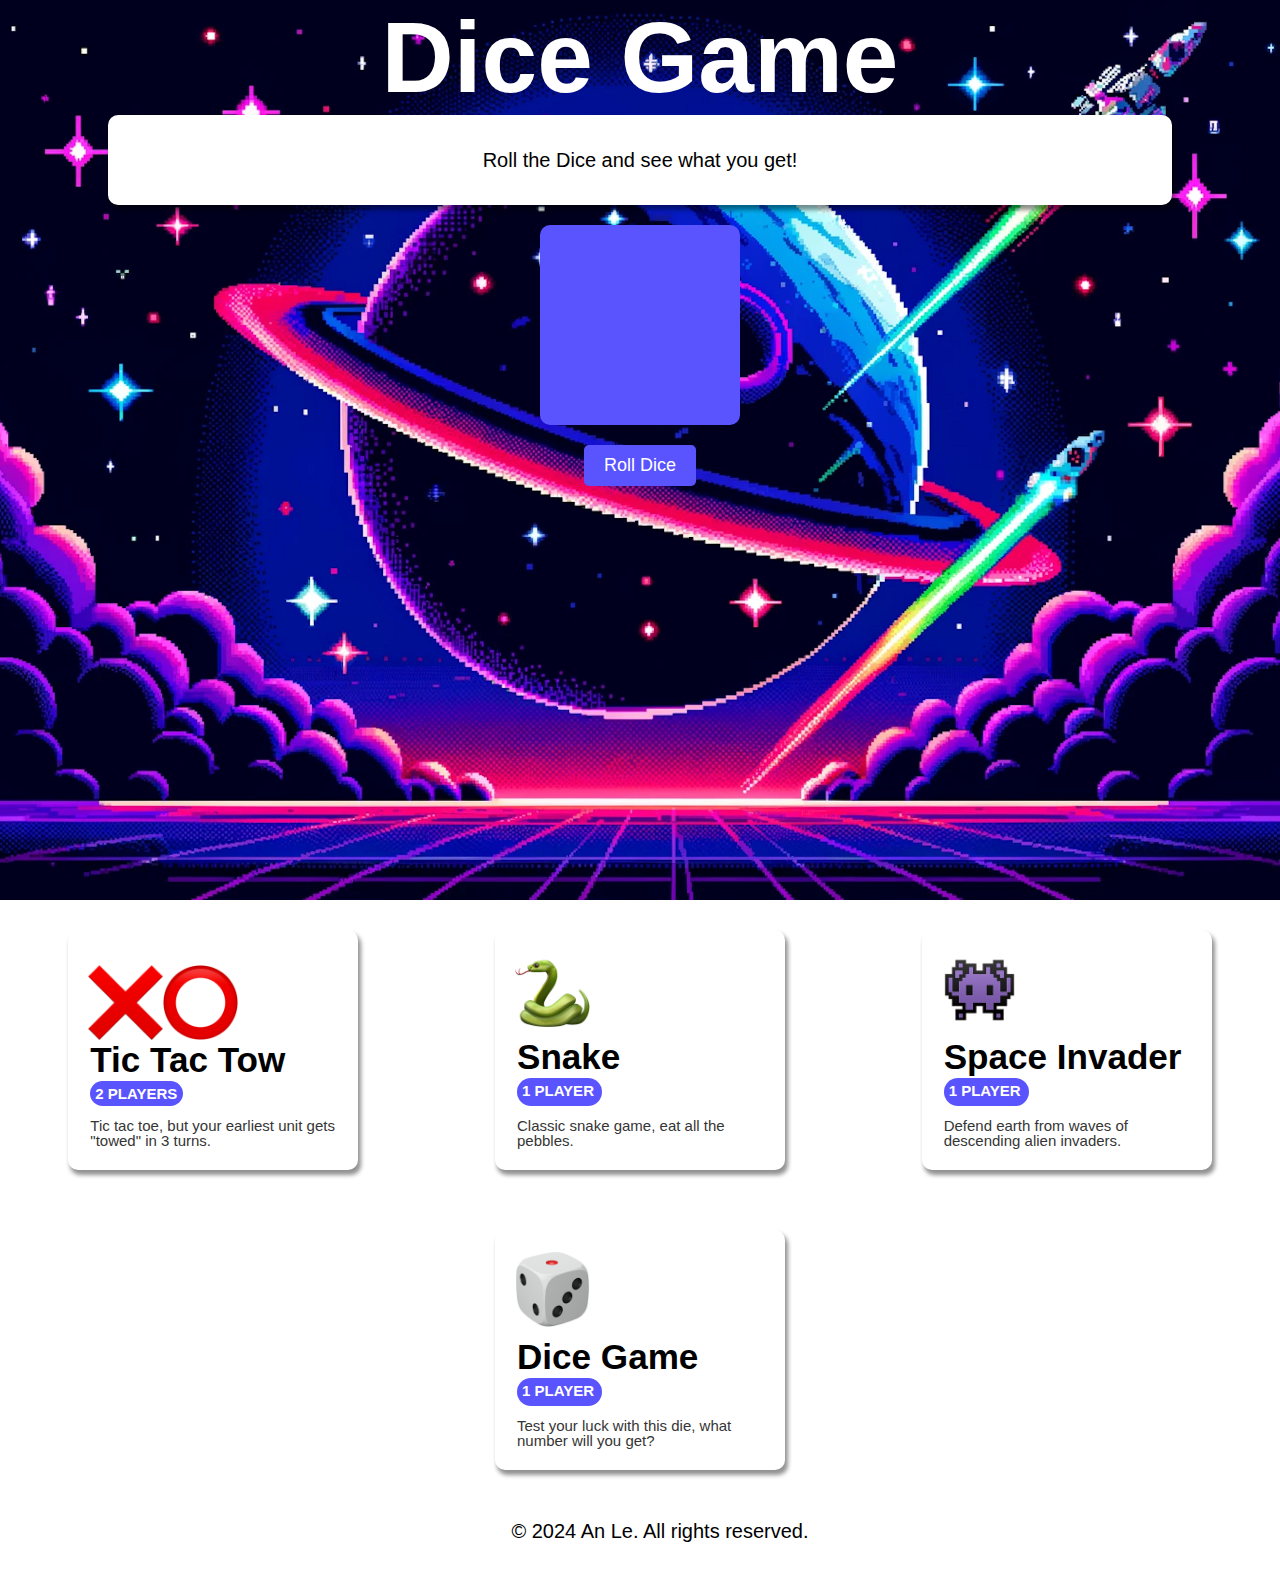
<file: brick.html>
<!DOCTYPE html>
<html lang="en">
<head>
  <meta charset="UTF-8">
  <meta name="viewport" content="width=device-width, initial-scale=1.0">
  <link href="brick.css" rel="stylesheet">
  <script src="brick.js" ></script>
  
</head>
<body>

  <header>
    <div class="gameTitle">
      <h1 class="gameTitle" justify-content="center">Dice Game</h1>
    </div>
    <div class="instructions">
      <p>Roll the Dice and see what you get!
      </p>
    </div>
   
    <div class="dice" id="dice"></div>
    <button onclick="rollDice()">Roll Dice</button>
    <div class="result" id="result"></div>
  </header>
  
  <a href="tictac.html">
    <div class="gallery">
      <div class="galleryItem">
        <div class="horizontalContainer">
          <!--
          Image source: Apple Emojis
          [CC0 1.0 Universal (CC0 1.0) Public Domain Dedication]
          (https://creativecommons.org/publicdomain/zero/1.0/)
      -->
        <img src="img/x.png">
        <!--
          Image source: Apple Emojis
          [CC0 1.0 Universal (CC0 1.0) Public Domain Dedication]
          (https://creativecommons.org/publicdomain/zero/1.0/)
      -->
        <img src="img/o.png">
        </div>
        <h3>Tic Tac Tow</h3>
        <p style="width:88px; padding-bottom: 0;" class="playerBox">2 PLAYERS</p>
        <p class="description">Tic tac toe, but your earliest unit gets "towed" in 3 turns.</p>
      </div>
  </a>

  <a href="snake.html">
    <div class="galleryItem">
      <!--
          Image source: Apple Emojis
          [CC0 1.0 Universal (CC0 1.0) Public Domain Dedication]
          (https://creativecommons.org/publicdomain/zero/1.0/)
      -->
      <img src="img/snake.png">
      <h3>Snake</h3>
      <p class="playerBox">1 PLAYER</p>
      <p class="description">Classic snake game, eat all the pebbles.</p>
    </div>
  </a>

  <a href="doodles.html">
    <div class="galleryItem">
        <!--
          Image source: Apple Emojis
          [CC0 1.0 Universal (CC0 1.0) Public Domain Dedication]
          (https://creativecommons.org/publicdomain/zero/1.0/)
      -->
      <img src="img/space_invader.png">
      <h3>Space Invader</h3>
      <p class="playerBox">1 PLAYER</p>
      <p class="description">Defend earth from waves of descending alien invaders.</p>
    </div>
  </a>
  
  <a href="brick.html">

    <div class="galleryItem">
      <!--
          Image source: Apple Emojis
          [CC0 1.0 Universal (CC0 1.0) Public Domain Dedication]
          (https://creativecommons.org/publicdomain/zero/1.0/)
      -->
      <img src="img/dice.png">
      <h3>Dice Game</h3>
      <p class="playerBox">1 PLAYER</p>
      <p class="description">Test your luck with this die, what number will you get?</p>
    </div>
  </a>

  </div>




</body>

<footer>
  <p>&copy; 2024 An Le. All rights reserved.</p>
</footer>
</html>
</file>
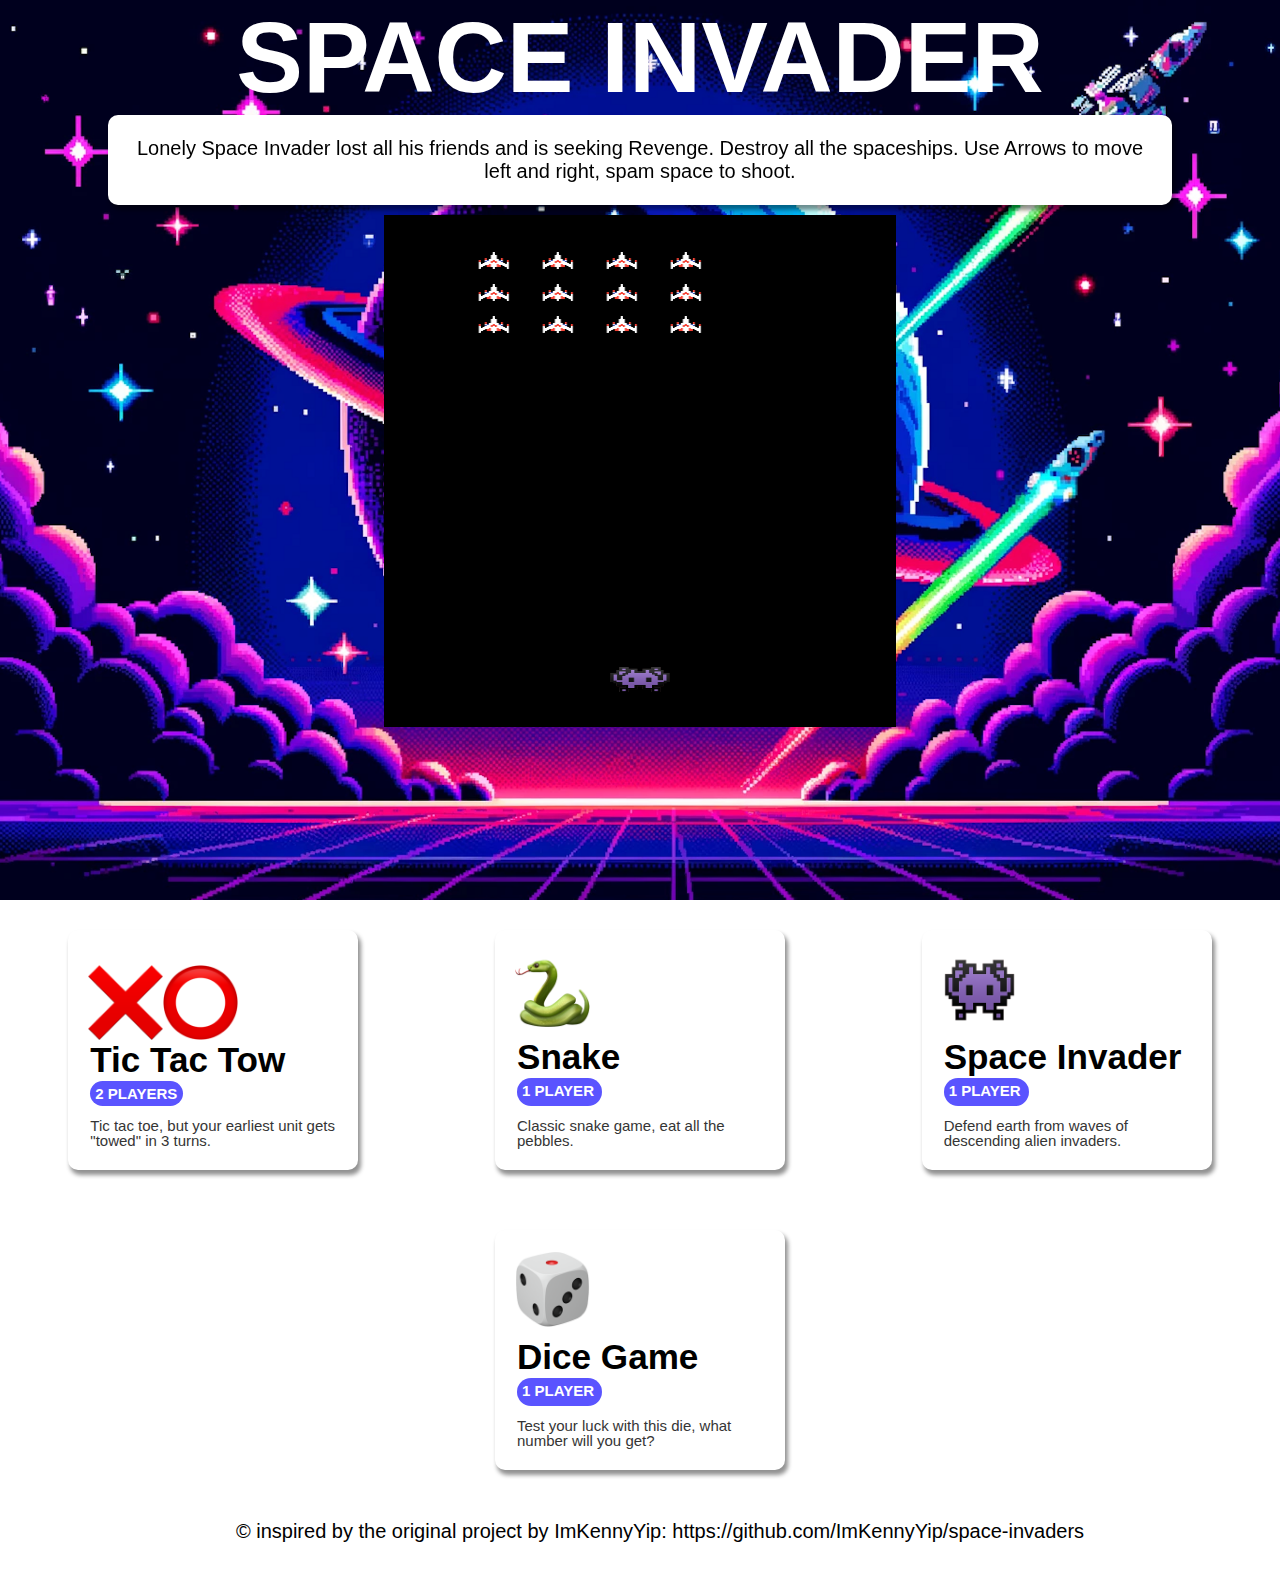
<file: doodles.html>
<!DOCTYPE html>
<html lang="en">
<head>
  <meta charset="UTF-8">
  <meta name="viewport" content="width=device-width, initial-scale=1.0">
  <link href="doodles.css" rel="stylesheet">
  <script src="doodles.js" ></script>
  
</head>

<body>

  <header>
    <div class="gameTitle">
      <h1 class="gameTitle" justify-content="center">SPACE INVADER</h1>
    </div>
    <div class="instructions">
      <p>
        Lonely Space Invader lost all his friends and is seeking Revenge. Destroy all the spaceships. Use Arrows to move left and right, spam space to shoot.
      </p>
    </div>

    <canvas style="margin-top: 10px;" id="board"></canvas>
  </header>
  
  <a href="tictac.html">
    <div class="gallery">
      <div class="galleryItem">
        <div class="horizontalContainer">
          <!--
          Image source: Apple Emojis
          [CC0 1.0 Universal (CC0 1.0) Public Domain Dedication]
          (https://creativecommons.org/publicdomain/zero/1.0/)
      -->
        <img src="img/x.png">
        <!--
          Image source: Apple Emojis
          [CC0 1.0 Universal (CC0 1.0) Public Domain Dedication]
          (https://creativecommons.org/publicdomain/zero/1.0/)
      -->
        <img src="img/o.png">
        </div>
        <h3>Tic Tac Tow</h3>
        <p style="width:88px; padding-bottom: 0;" class="playerBox">2 PLAYERS</p>
        <p class="description">Tic tac toe, but your earliest unit gets "towed" in 3 turns.</p>
      </div>
  </a>

  <a href="snake.html">
    <div class="galleryItem">
      <!--
          Image source: Apple Emojis
          [CC0 1.0 Universal (CC0 1.0) Public Domain Dedication]
          (https://creativecommons.org/publicdomain/zero/1.0/)
      -->
      <img src="img/snake.png">
      <h3>Snake</h3>
      <p class="playerBox">1 PLAYER</p>
      <p class="description">Classic snake game, eat all the pebbles.</p>
    </div>
  </a>

  <a href="doodles.html">
    <div class="galleryItem">
        <!--
          Image source: Apple Emojis
          [CC0 1.0 Universal (CC0 1.0) Public Domain Dedication]
          (https://creativecommons.org/publicdomain/zero/1.0/)
      -->
      <img src="img/space_invader.png">
      <h3>Space Invader</h3>
      <p class="playerBox">1 PLAYER</p>
      <p class="description">Defend earth from waves of descending alien invaders.</p>
    </div>
  </a>
  
  <a href="brick.html">

    <div class="galleryItem">
      <!--
          Image source: Apple Emojis
          [CC0 1.0 Universal (CC0 1.0) Public Domain Dedication]
          (https://creativecommons.org/publicdomain/zero/1.0/)
      -->
      <img src="img/dice.png">
      <h3>Dice Game</h3>
      <p class="playerBox">1 PLAYER</p>
      <p class="description">Test your luck with this die, what number will you get?</p>
    </div>
  </a>

  </div>




</body>

<footer>
  <p>&copy; inspired by the original project by ImKennyYip: <a>https://github.com/ImKennyYip/space-invaders</a> </p>
</footer>
</html>
</file>
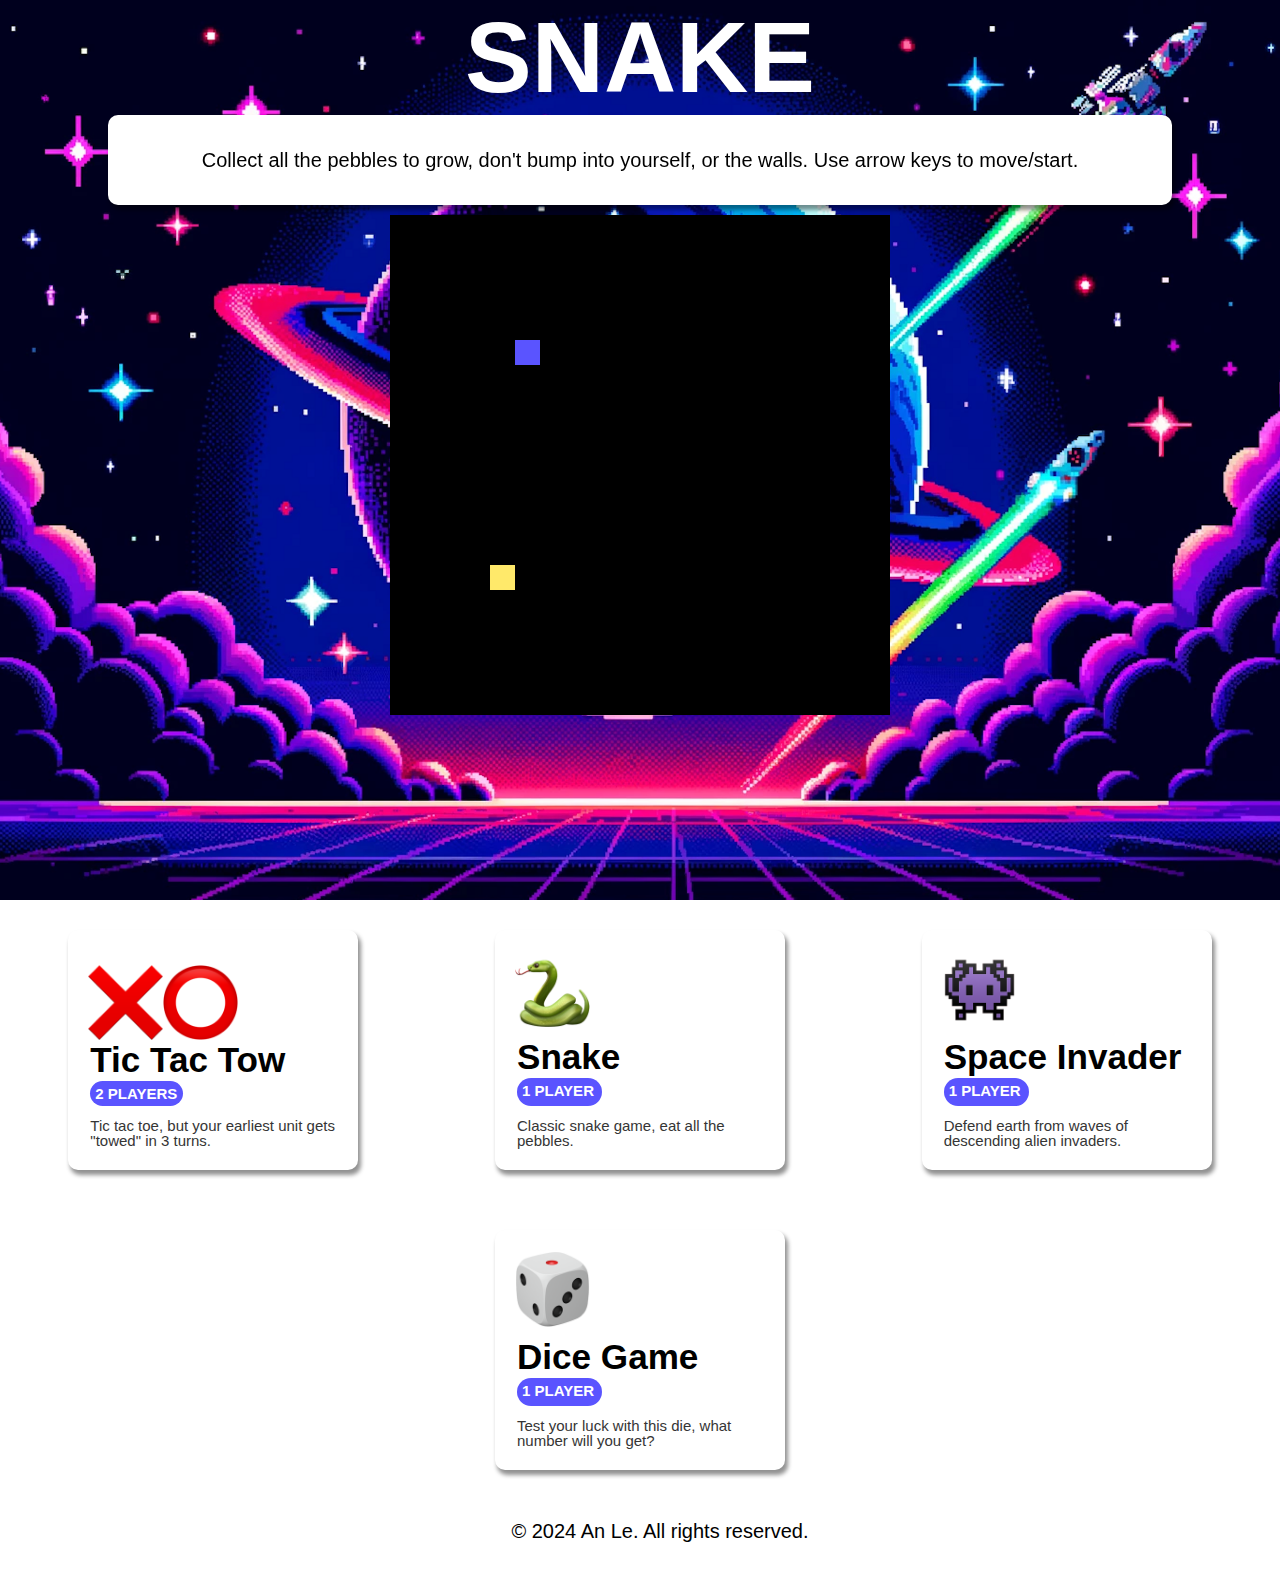
<file: snake.html>
<!DOCTYPE html>
<html lang="en">
<head>
  <meta charset="UTF-8">
  <meta name="viewport" content="width=device-width, initial-scale=1.0">
  <link href="snake.css" rel="stylesheet">
  <script src="snake.js" ></script>
  
</head>

<body>

  <header>
    <div class="gameTitle">
      <h1 class="gameTitle" justify-content="center">SNAKE</h1>
    </div>
    <div class="instructions">
      <p>Collect all the pebbles to grow, don't bump into yourself, 
        or the walls. Use arrow keys to move/start.
      </p>
    </div>

    <canvas style="padding-top: 10px;" id="board"></canvas>
  </header>
  
  <a href="tictac.html">
    <div class="gallery">
      <div class="galleryItem">
        <div class="horizontalContainer">
          <!--
          Image source: Apple Emojis
          [CC0 1.0 Universal (CC0 1.0) Public Domain Dedication]
          (https://creativecommons.org/publicdomain/zero/1.0/)
      -->
        <img src="img/x.png">
        <!--
          Image source: Apple Emojis
          [CC0 1.0 Universal (CC0 1.0) Public Domain Dedication]
          (https://creativecommons.org/publicdomain/zero/1.0/)
      -->
        <img src="img/o.png">
        </div>
        <h3>Tic Tac Tow</h3>
        <p style="width:88px; padding-bottom: 0;" class="playerBox">2 PLAYERS</p>
        <p class="description">Tic tac toe, but your earliest unit gets "towed" in 3 turns.</p>
      </div>
  </a>

  <a href="snake.html">
    <div class="galleryItem">
      <!--
          Image source: Apple Emojis
          [CC0 1.0 Universal (CC0 1.0) Public Domain Dedication]
          (https://creativecommons.org/publicdomain/zero/1.0/)
      -->
      <img src="img/snake.png">
      <h3>Snake</h3>
      <p class="playerBox">1 PLAYER</p>
      <p class="description">Classic snake game, eat all the pebbles.</p>
    </div>
  </a>

  <a href="doodles.html">
    <div class="galleryItem">
        <!--
          Image source: Apple Emojis
          [CC0 1.0 Universal (CC0 1.0) Public Domain Dedication]
          (https://creativecommons.org/publicdomain/zero/1.0/)
      -->
      <img src="img/space_invader.png">
      <h3>Space Invader</h3>
      <p class="playerBox">1 PLAYER</p>
      <p class="description">Defend earth from waves of descending alien invaders.</p>
    </div>
  </a>
  
  <a href="brick.html">

    <div class="galleryItem">
      <!--
          Image source: Apple Emojis
          [CC0 1.0 Universal (CC0 1.0) Public Domain Dedication]
          (https://creativecommons.org/publicdomain/zero/1.0/)
      -->
      <img src="img/dice.png">
      <h3>Dice Game</h3>
      <p class="playerBox">1 PLAYER</p>
      <p class="description">Test your luck with this die, what number will you get?</p>
    </div>
  </a>
  
  </div>




</body>

<footer>
  <p>&copy; 2024 An Le. All rights reserved.</p>
</footer>
</html>
</file>
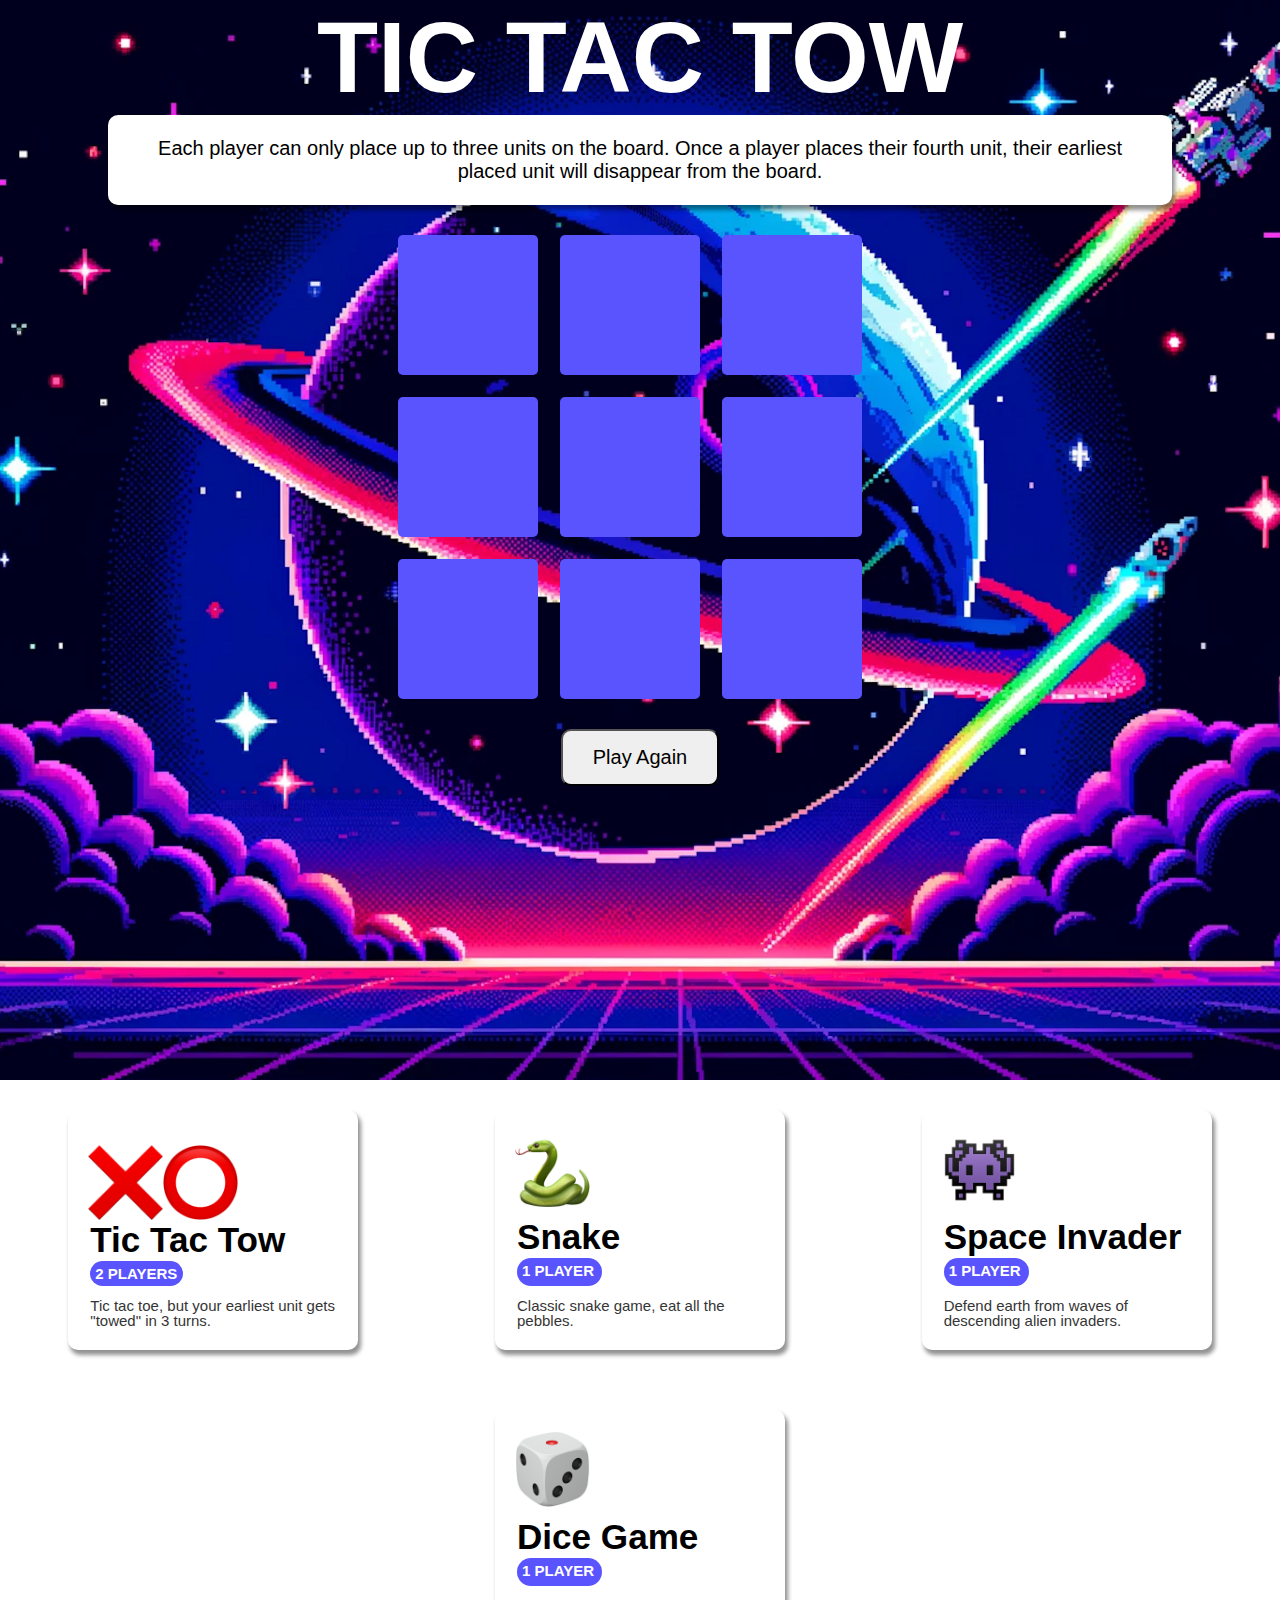
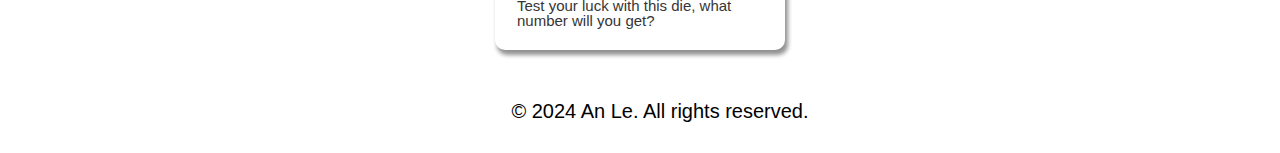
<file: tictac.html>
<!DOCTYPE html>
<html lang="en">
<head>
  <meta charset="UTF-8">
  <meta name="viewport" content="width=device-width, initial-scale=1.0">
  <link href="tictac.css" rel="stylesheet">
  <script src="tictac.js"></script>
  
</head>

<body>

  <header>
    
    <div class="gameTitle">
      <h1 class="gameTitle" justify-content="center">TIC TAC TOW</h1>
    </div>
    <div class="instructions">
      <p>Each player can only place up to 
        three units on the board. 
        Once a player places their fourth 
        unit, their earliest placed unit will 
        disappear from the board.
      </p>
    </div>

    <div id="board">
      <div class="cell" onclick="makeMove(0)"></div>
      <div class="cell" onclick="makeMove(1)"></div>
      <div class="cell" onclick="makeMove(2)"></div>
      <div class="cell" onclick="makeMove(3)"></div>
      <div class="cell" onclick="makeMove(4)"></div>
      <div class="cell" onclick="makeMove(5)"></div>
      <div class="cell" onclick="makeMove(6)"></div>
      <div class="cell" onclick="makeMove(7)"></div>
      <div class="cell" onclick="makeMove(8)"></div>
  </div>
  <div id="message">


  </div>
  <div class="playAgainButton">
    <button id="playAgainBtn" onclick="resetGame()">Play Again</button>
  </div>  

  </header>
  
  <a href="tictac.html">
    <div class="gallery">
      <div class="galleryItem">
        <div class="horizontalContainer">
          <!--
          Image source: Apple Emojis
          [CC0 1.0 Universal (CC0 1.0) Public Domain Dedication]
          (https://creativecommons.org/publicdomain/zero/1.0/)
      -->
        <img src="img/x.png">
        <!--
          Image source: Apple Emojis
          [CC0 1.0 Universal (CC0 1.0) Public Domain Dedication]
          (https://creativecommons.org/publicdomain/zero/1.0/)
      -->
        <img src="img/o.png">
        </div>
        <h3>Tic Tac Tow</h3>
        <p style="width:88px; padding-bottom: 0;" class="playerBox">2 PLAYERS</p>
        <p class="description">Tic tac toe, but your earliest unit gets "towed" in 3 turns.</p>
      </div>
  </a>

  <a href="snake.html">
    <div class="galleryItem">
      <!--
          Image source: Apple Emojis
          [CC0 1.0 Universal (CC0 1.0) Public Domain Dedication]
          (https://creativecommons.org/publicdomain/zero/1.0/)
      -->
      <img src="img/snake.png">
      <h3>Snake</h3>
      <p class="playerBox">1 PLAYER</p>
      <p class="description">Classic snake game, eat all the pebbles.</p>
    </div>
  </a>

  <a href="doodles.html">
    <div class="galleryItem">
        <!--
          Image source: Apple Emojis
          [CC0 1.0 Universal (CC0 1.0) Public Domain Dedication]
          (https://creativecommons.org/publicdomain/zero/1.0/)
      -->
      <img src="img/space_invader.png">
      <h3>Space Invader</h3>
      <p class="playerBox">1 PLAYER</p>
      <p class="description">Defend earth from waves of descending alien invaders.</p>
    </div>
  </a>
  
  <a href="brick.html">

    <div class="galleryItem">
      <!--
          Image source: Apple Emojis
          [CC0 1.0 Universal (CC0 1.0) Public Domain Dedication]
          (https://creativecommons.org/publicdomain/zero/1.0/)
      -->
      <img src="img/dice.png">
      <h3>Dice Game</h3>
      <p class="playerBox">1 PLAYER</p>
      <p class="description">Test your luck with this die, what number will you get?</p>
    </div>
  </a>

  </div>




</body>

<footer>
  <p>&copy; 2024 An Le. All rights reserved.</p>
</footer>
</html>
</file>
<file: brick.css>
html, body {
    font-family: Arial, Helvetica, sans-serif;
    margin: 0;
    padding: 0;
    height: 100%;
  }

header {
    background-size: cover; 
    background-position: center; 
    background-repeat: no-repeat; 
    background-image: url('img/spaceBackground2.png');
    text-align: center;
    width: 100%; 
    height: 100%;
}

.welcome{
    display: flex;
    justify-content: flex-end;
    font-weight: bold;

    margin: 0;
    color: #fff; 
    font-size: 80px;
    text-shadow: 10px 10px 20px hsl(0deg 0% 0% / 0.43);
    text-align: center;

}

body {
    background-color: #ffffff;
    margin: 0; 
    padding: 0; 
}


footer{
    position: static; 
    bottom: 20px; 
    left: 20px; 
}
  

.gallery{

    display: flex;
    flex-wrap: wrap;
    align-items: center;
    text-decoration: none;
    width: 100%; 
    justify-content: space-around;

}

.gallery > div {
    font-family: Arial, Helvetica, sans-serif;
}

.galleryItem > img {

    width: 30%; 
    margin-bottom: 10px;
    height: 43%; 
}
a {
    text-decoration: none;
    font-family: Arial, Helvetica, sans-serif;
    color: black;
}

.horizontalContainer{
    display:flex;
}

.horizontalContainer img {
    width: 30%; 
    flex-direction: column;
}


.galleryItem {
    background-color: #ffffff;
    border-radius: 10px;
    box-shadow: 2.3px 4.6px 4.6px hsl(0deg 0% 0% / 0.43);
    width: 250px;
    height: 200px;
    margin: 30px;
    padding: 20px;
    font-size: 30px;
    display: flex;
    flex-direction: column;
    justify-content: flex-end;
}
  
  .galleryItem h3,
  .galleryItem p {
    margin: 2px; 
    padding: 5; 
    line-height: 1; 
  }

.galleryItem:hover {
    transform: translateY(5px);
    box-shadow: 1.2px 2.4px 2.4px hsl(0deg 0% 0% / 0.46);
    background-color: #ffe96a;

    
}

.playerBox {
    position: sticky;
    display: inline-block;
    width: 80px;
    height: 20px;
    font-weight: bold;
    border-radius: 15px;
    background-color: #5a54ff;
    color: #ffffff;
    padding-left: 5px;
    padding-top: 5px;
    padding-bottom: 5px;
    font-size: 15px;

}

.playerBox p {
    color: white; 
    font-size: 5px;
    padding: 5px;


}

.description {
    color: rgb(53, 53, 53);
    padding-top: 8px;
    font-size: 15px;

}


p {
    font-size: 20px;
}

footer{
    text-align: center;
    margin: 20px;
    padding-bottom: 10px;
    bottom: 10px;
    width: 100%;
}

  .gameTitle {
    font-weight: bold;
  
    margin: 0;
    color: #fff; 
    font-size: 100px;
    justify-content: center;
    align-items: center;
    text-align: center;
  }

  .instructions{
    background-color: #ffffff;
    border-radius: 10px;
    position:sticky;
    display: flex; 
    justify-content: center; 
    align-items: center; 
  
    margin: 0 auto; 
  
    box-shadow: 2.3px 4.6px 4.6px hsl(0deg 0% 0% / 0.43);
    width: 80%;
    height: 50px;
    padding: 20px;
    font-size: 30px;
  
    text-align: center;
    
  }



button {
  padding: 10px 20px;
  font-size: 18px;
  background-color: #5a54ff;
  color: #fff;
  border: none;
  border-radius: 5px;
  cursor: pointer;
}

button:hover {
  background-color: #ffe96a;
}

.result {
    width: 400px;
    height: 100px;
    border-radius: 10px;
    font-size: 70px;
    color: #ffffff;
    line-height: 100px;
    margin: 20px auto;
  }

.dice {
    width: 200px;
    height: 200px;
    background-color: #5a54ff;
    font-size: 150px;
    color: #fff;
    line-height: 200px; 
    margin: 20px auto;
    border-radius: 10px;
    text-align: center; 
  }
</file>
<file: doodles.css>
html, body {
    font-family: Arial, Helvetica, sans-serif;
    margin: 0;
    padding: 0;
    height: 100%;
  }

header {
    background-size: cover; /* Cover the entire viewport */
    background-position: center; /* Center the background image */
    background-repeat: no-repeat; /* Do not repeat the background image */
    background-image: url('img/spaceBackground2.png');
    text-align: center;
    width: 100%; 
    height: 100%;
}

.welcome{
    display: flex;
    justify-content: flex-end;
    font-weight: bold;
    /* padding-left: 5px;
    padding-top: 5px;  */
    margin: 0;
    color: #fff; 
    font-size: 80px;
    text-shadow: 10px 10px 20px hsl(0deg 0% 0% / 0.43);
    text-align: center;

}

body {
    background-color: #ffffff;
    margin: 0; /* Remove default margin */
    padding: 0; /* Remove default padding */
}


footer{
    position: static; 
    bottom: 20px; 
    left: 20px; 
}
  

.gallery{

    display: flex;
    flex-wrap: wrap;
    align-items: center;
    text-decoration: none;
    width: 100%; /* Set width to 50% of the viewport width */
    justify-content: space-around;

}

.gallery > div {
    font-family: Arial, Helvetica, sans-serif;
}

.galleryItem > img {

    width: 30%; 
    margin-bottom: 10px;
    height: 43%; 
}
a {
    text-decoration: none;
    font-family: Arial, Helvetica, sans-serif;
    color: black;
}

.horizontalContainer{
    display:flex;
}

.horizontalContainer img {
    width: 30%; 
    flex-direction: column;
}


.galleryItem {
    background-color: #ffffff;
    border-radius: 10px;
    box-shadow: 2.3px 4.6px 4.6px hsl(0deg 0% 0% / 0.43);
    width: 250px;
    height: 200px;
    margin: 30px;
    padding: 20px;
    font-size: 30px;
    display: flex;
    flex-direction: column;
    justify-content: flex-end;
}
  
  .galleryItem h3,
  .galleryItem p {
    margin: 2px; 
    padding: 5; 
    line-height: 1; 
  }

.galleryItem:hover {
    transform: translateY(5px);
    box-shadow: 1.2px 2.4px 2.4px hsl(0deg 0% 0% / 0.46);
    background-color: #ffe96a;

    
}

.playerBox {
    position: sticky;
    display: inline-block;
    width: 80px;
    height: 20px;
    font-weight: bold;
    border-radius: 15px;
    background-color: #5a54ff; /* Purple background color */
    color: #ffffff; /* White text color */
    padding-left: 5px;
    padding-top: 5px;
    padding-bottom: 5px;
    font-size: 15px;

}

.playerBox p {
    color: white; 
    font-size: 5px;
    padding: 5px;


}

.description {
    color: rgb(53, 53, 53);
    padding-top: 8px;
    font-size: 15px;

}


p {
    font-size: 20px;
}

footer{
    text-align: center;
    margin: 20px;
    padding-bottom: 10px;
    bottom: 10px;
    width: 100%;
}

  .gameTitle {
    font-weight: bold;
  
    margin: 0;
    color: #fff; 
    font-size: 100px;
    justify-content: center;
    align-items: center;
    text-align: center;
  }

  .instructions{
    background-color: #ffffff;
    border-radius: 10px;
    position:sticky;
    display: flex; /* Use flexbox */
    justify-content: center; /* Center horizontally */
    align-items: center; /* Center vertically */
  
    margin: 0 auto; /* Center the div horizontally */
  
    box-shadow: 2.3px 4.6px 4.6px hsl(0deg 0% 0% / 0.43);
    width: 80%;
    height: 50px;
    padding: 20px;
    font-size: 30px;
  
    text-align: center;
    
  }

  #board {
    background-color: black;
  }
</file>
<file: snake.css>
html, body {
    font-family: Arial, Helvetica, sans-serif;
    margin: 0;
    padding: 0;
    height: 100%;
  }

header {
    background-size: cover; 
    background-position: center; 
    background-repeat: no-repeat; 
        /* Image source: Chat GPT Open AI
    "Generated by ChatGPT, an AI language model developed by OpenAI. 
    Usage rights may vary based on the platform or service where they are generated. 
    Please refer to the terms of use of the platform or service for more information."*/
    background-image: url('img/spaceBackground2.png');
    text-align: center;
    width: 100%; 
    height: 100%;
}

.welcome{
    display: flex;
    justify-content: flex-end;
    font-weight: bold;
    margin: 0;
    color: #fff; 
    font-size: 80px;
    text-shadow: 10px 10px 20px hsl(0deg 0% 0% / 0.43);
    text-align: center;

}

body {
    background-color: #ffffff;
    margin: 0; 
    padding: 0; 
}


footer{
    position: static; 
    bottom: 20px; 
    left: 20px; 
}
  

.gallery{

    display: flex;
    flex-wrap: wrap;
    align-items: center;
    text-decoration: none;
    width: 100%; 
    justify-content: space-around;

}

.gallery > div {
    font-family: Arial, Helvetica, sans-serif;
}

.galleryItem > img {

    width: 30%; 
    margin-bottom: 10px;
    height: 43%; 
}
a {
    text-decoration: none;
    font-family: Arial, Helvetica, sans-serif;
    color: black;
}

.horizontalContainer{
    display:flex;
}

.horizontalContainer img {
    width: 30%; 
    flex-direction: column;
}


.galleryItem {
    background-color: #ffffff;
    border-radius: 10px;
    box-shadow: 2.3px 4.6px 4.6px hsl(0deg 0% 0% / 0.43);
    width: 250px;
    height: 200px;
    margin: 30px;
    padding: 20px;
    font-size: 30px;
    display: flex;
    flex-direction: column;
    justify-content: flex-end;
}
  
  .galleryItem h3,
  .galleryItem p {
    margin: 2px; 
    padding: 5; 
    line-height: 1; 
  }

.galleryItem:hover {
    transform: translateY(5px);
    box-shadow: 1.2px 2.4px 2.4px hsl(0deg 0% 0% / 0.46);
    background-color: #ffe96a;

    
}

.playerBox {
    position: sticky;
    display: inline-block;
    width: 80px;
    height: 20px;
    font-weight: bold;
    border-radius: 15px;
    background-color: #5a54ff; 
    color: #ffffff; 
    padding-left: 5px;
    padding-top: 5px;
    padding-bottom: 5px;
    font-size: 15px;

}

.playerBox p {
    color: white; 
    font-size: 5px;
    padding: 5px;


}

.description {
    color: rgb(53, 53, 53);
    padding-top: 8px;
    font-size: 15px;

}


p {
    font-size: 20px;
}

footer{
    text-align: center;
    margin: 20px;
    padding-bottom: 10px;
    bottom: 10px;
    width: 100%;
}

  .gameTitle {
    font-weight: bold;
  
    margin: 0;
    color: #fff; 
    font-size: 100px;
    justify-content: center;
    align-items: center;
    text-align: center;
  }

  .instructions{
    background-color: #ffffff;
    border-radius: 10px;
    position:sticky;
    display: flex; 
    justify-content: center; 
    align-items: center; 
  
    margin: 0 auto; 
  
    box-shadow: 2.3px 4.6px 4.6px hsl(0deg 0% 0% / 0.43);
    width: 80%;
    height: 50px;
    padding: 20px;
    font-size: 30px;
  
    text-align: center;
    
  }
</file>
<file: tictac.css>
html, body {
  font-family: Arial, Helvetica, sans-serif;
  margin: 0;
  padding: 0;
  height: 100%;
}

header {
  background-size: cover;
  background-position: center; 
  background-repeat: no-repeat; 
      /* Image source: Chat GPT Open AI
    "Generated by ChatGPT, an AI language model developed by OpenAI. 
    Usage rights may vary based on the platform or service where they are generated. 
    Please refer to the terms of use of the platform or service for more information."*/
  background-image: url('img/spaceBackground2.png');
  width: 100%; 
  height: 120%;
}

.welcome{
  display: flex;
  justify-content: flex-end;
  font-weight: bold;
  margin: 0;
  color: #fff; 
  font-size: 80px;
  text-shadow: 10px 10px 20px hsl(0deg 0% 0% / 0.43);
  text-align: center;

}

body {
  background-color: #ffffff;
  margin: 0; 
  padding: 0; 
}


footer{
  position: static; 
  bottom: 20px; 
  left: 20px; 
}


.gallery{

  display: flex;
  flex-wrap: wrap;
  align-items: center;
  text-decoration: none;
  width: 100%; 
  justify-content: space-around;

}

.gallery > div {
  font-family: Arial, Helvetica, sans-serif;
}

.galleryItem > img {

  width: 30%; 
  margin-bottom: 10px;
  height: 43%; 
}
a {
  text-decoration: none;
  font-family: Arial, Helvetica, sans-serif;
  color: black;
}

.horizontalContainer{
  display:flex;
}

.horizontalContainer img {
  width: 30%; 
  flex-direction: column;
}


.galleryItem {
  background-color: #ffffff;
  border-radius: 10px;
  box-shadow: 2.3px 4.6px 4.6px hsl(0deg 0% 0% / 0.43);
  width: 250px;
  height: 200px;
  margin: 30px;
  padding: 20px;
  font-size: 30px;
  display: flex;
  flex-direction: column;
  justify-content: flex-end;
}

.galleryItem h3,
.galleryItem p {
  margin: 2px; 
  padding: 5; 
  line-height: 1; 
}

.galleryItem:hover {
  transform: translateY(5px);
  box-shadow: 1.2px 2.4px 2.4px hsl(0deg 0% 0% / 0.46);
  background-color: #ffe96a;

  
}

.playerBox {
  position: sticky;
  display: inline-block;
  width: 80px;
  height: 20px;
  font-weight: bold;
  border-radius: 15px;
  background-color: #5a54ff; 
  color: #ffffff; 
  padding-left: 5px;
  padding-top: 5px;
  padding-bottom: 5px;
  font-size: 15px;

}

.playerBox p {
  color: white; 
  font-size: 5px;
  padding: 5px;


}

.description {
  color: rgb(53, 53, 53);
  padding-top: 8px;
  font-size: 15px;

}


p {
  font-size: 20px;
}

footer{
  text-align: center;
  margin: 20px;
  padding-bottom: 10px;
  bottom: 10px;
  width: 100%;
}

/* 
    Styles for tictactoe
*/

/* Container styles */
#board {
  flex-wrap: wrap;
  display: grid; 
  grid-template-columns: repeat(3, 160px); 
  grid-template-rows: repeat(3, 160px); 
  justify-content: center; 
  align-items: center; 
  gap: 2px; 
  width: 340px; 
  margin: 0 auto; 
  padding-top: 20px;
}

/* Grid cell styles */
.cell {
  width: 140px; 
  height: 140px; 
  font-size: 2.5em; 
  display: flex; 
  justify-content: center; 
  align-items: center; 
  cursor: pointer; 
  color: white;
  background-color: #5a54ff; 
  transition: background-color 0.3s ease; 
  border-radius: 5px;
}


.cell:hover {
  background-color: #ffe96a; 

}

.gameTitle {
  font-weight: bold;

  margin: 0;
  color: #fff; 
  font-size: 100px;
  justify-content: center;
  align-items: center;
  text-align: center;
}

.instructions{
  background-color: #ffffff;
  border-radius: 10px;
  position:sticky;
  display: flex; 
  justify-content: center;
  align-items: center; 

  margin: 0 auto; 

  box-shadow: 2.3px 4.6px 4.6px hsl(0deg 0% 0% / 0.43);
  width: 80%;
  height: 50px;
  padding: 20px;
  font-size: 30px;

  text-align: center;
  
}

#message {
  margin-top: 20px; 
  color:white;
  font-size: 1.5em; 
  font-weight: bold; 
  text-align: center; 
}


#new-game {
  display: block;
  margin: 20px auto; 
  padding: 10px 20px; 
  font-size: 1em; 
  color: rgb(255, 255, 255); 
  border: none; 
  border-radius: 5px; 
  cursor: pointer;
  transition: background-color 0.3s ease; 
}


#new-game:hover {
  background-color: #5a54ff; 
}

.playAgainButton {
  text-align: center;
  margin-top: 20px; 

}

#playAgainBtn {
  padding: 15px 30px;
  font-size: 20px;
  border-radius: 10px;
}
</file>
